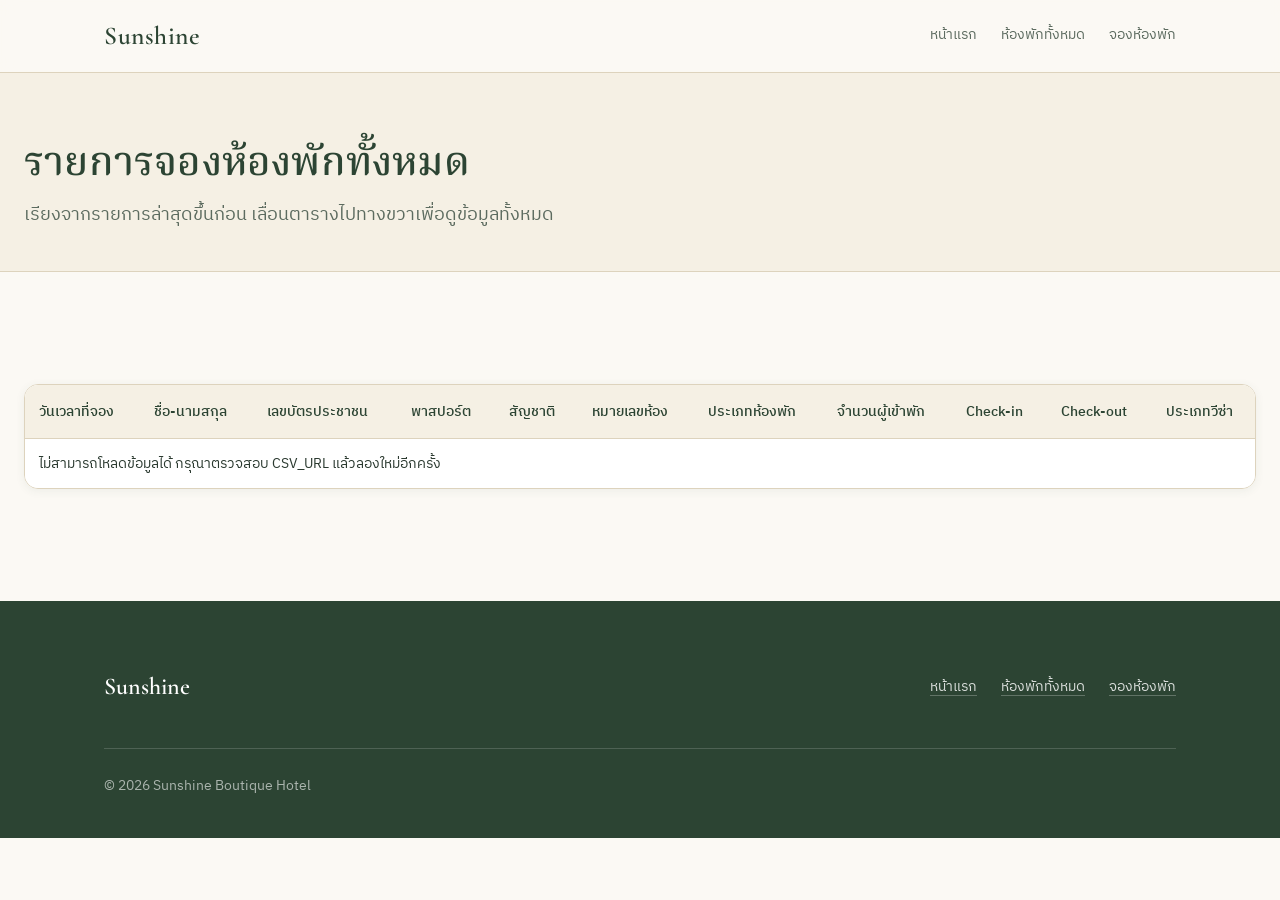
<file: admin.html>
<!DOCTYPE html>
<html lang="th">
<head>
  <meta charset="UTF-8">
  <meta name="viewport" content="width=device-width, initial-scale=1">
  <meta name="robots" content="noindex">
  <title>รายการจองห้องพักทั้งหมด — Sunshine Boutique Hotel</title>
  <link rel="stylesheet" href="style.css">
</head>
<body>

  <header class="nav">
    <div class="container nav__inner">
      <a class="nav__brand" href="index.html">Sunshine</a>
      <button class="nav__toggle" type="button" aria-label="เปิดเมนู" aria-expanded="false" aria-controls="nav-links">
        <svg viewBox="0 0 24 24" fill="none" stroke="currentColor" stroke-width="1.6" stroke-linecap="round" aria-hidden="true"><path d="M4 7h16M4 12h16M4 17h16"/></svg>
      </button>
      <ul class="nav__links" id="nav-links">
        <li><a href="index.html">หน้าแรก</a></li>
        <li><a href="rooms.html">ห้องพักทั้งหมด</a></li>
        <li><a href="order.html">จองห้องพัก</a></li>
      </ul>
    </div>
  </header>

  <main>
    <section class="page-header">
      <div class="container container--wide">
        <h1>รายการจองห้องพักทั้งหมด</h1>
        <p>เรียงจากรายการล่าสุดขึ้นก่อน เลื่อนตารางไปทางขวาเพื่อดูข้อมูลทั้งหมด</p>
      </div>
    </section>

    <section class="section">
      <div class="container container--wide">
        <div class="table-wrap">
          <table class="data-table" id="ordersTable">
            <thead>
              <tr>
                <th scope="col">วันเวลาที่จอง</th>
                <th scope="col">ชื่อ-นามสกุล</th>
                <th scope="col">เลขบัตรประชาชน</th>
                <th scope="col">พาสปอร์ต</th>
                <th scope="col">สัญชาติ</th>
                <th scope="col">หมายเลขห้อง</th>
                <th scope="col">ประเภทห้องพัก</th>
                <th scope="col">จำนวนผู้เข้าพัก</th>
                <th scope="col">Check-in</th>
                <th scope="col">Check-out</th>
                <th scope="col">ประเภทวีซ่า</th>
                <th scope="col">การชำระเงิน</th>
                <th scope="col">อีเมล</th>
                <th scope="col">เบอร์โทร</th>
              </tr>
            </thead>
            <tbody></tbody>
          </table>
        </div>
      </div>
    </section>
  </main>

  <footer class="footer">
    <div class="container">
      <div class="footer__inner">
        <span class="footer__brand">Sunshine</span>
        <ul class="footer__links">
          <li><a href="index.html">หน้าแรก</a></li>
          <li><a href="rooms.html">ห้องพักทั้งหมด</a></li>
          <li><a href="order.html">จองห้องพัก</a></li>
        </ul>
      </div>
      <div class="footer__bottom">© 2026 Sunshine Boutique Hotel</div>
    </div>
  </footer>

  <script src="script.js"></script>
</body>
</html>
</file>
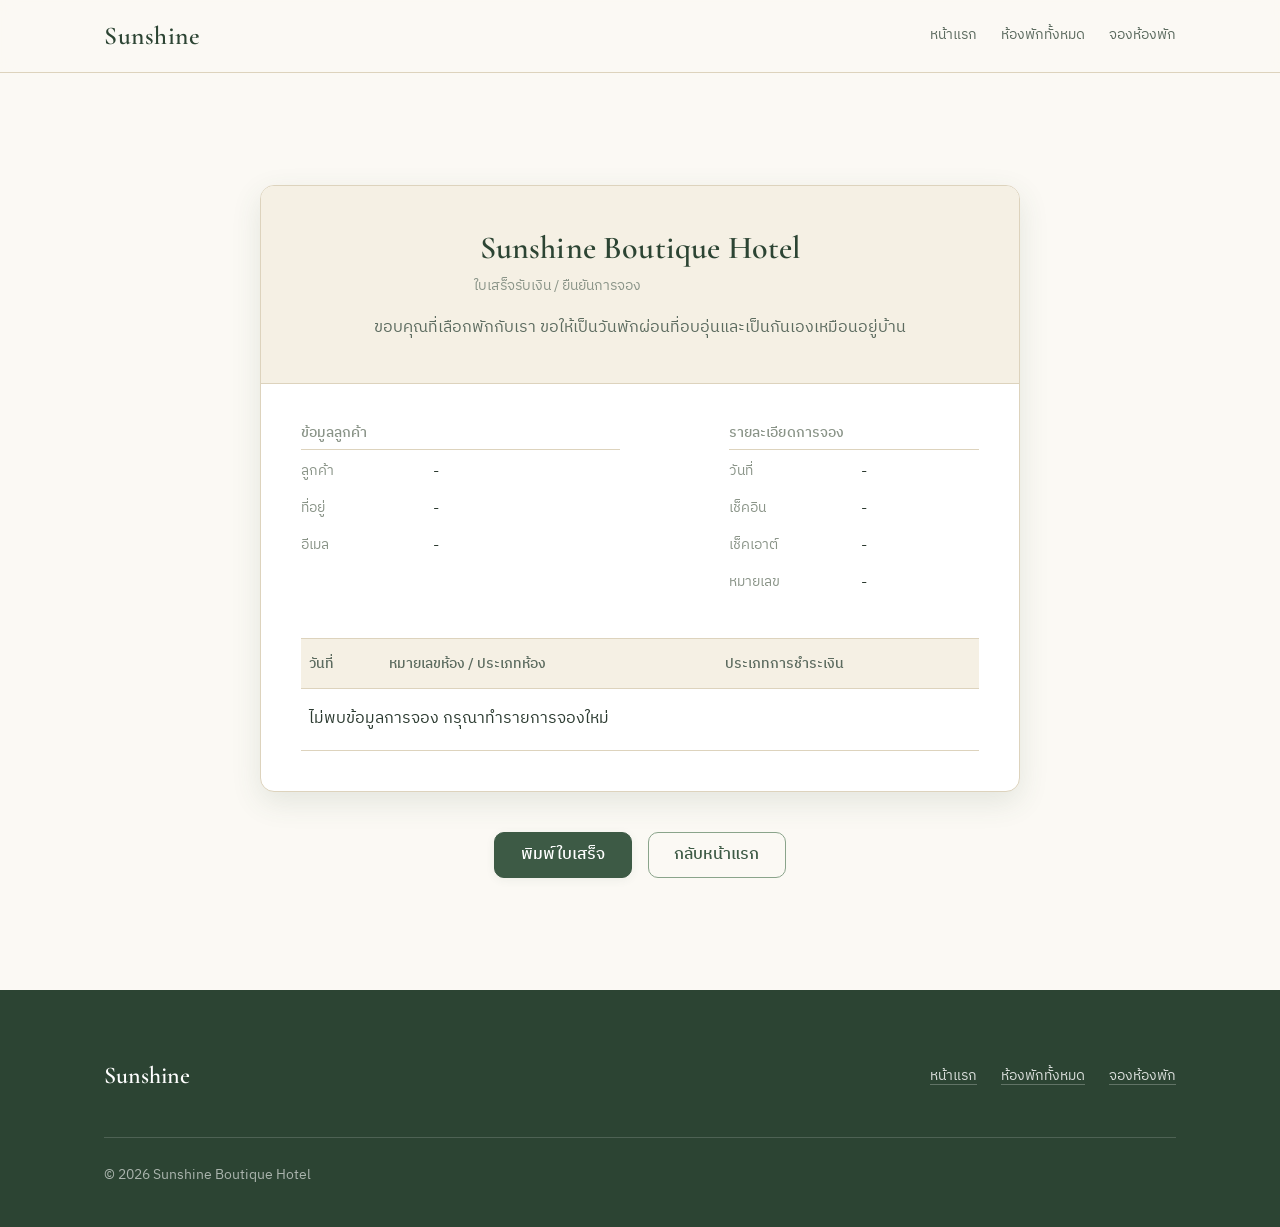
<file: bill.html>
<!DOCTYPE html>
<html lang="th">
<head>
  <meta charset="UTF-8">
  <meta name="viewport" content="width=device-width, initial-scale=1">
  <title>ใบเสร็จรับเงิน — Sunshine Boutique Hotel</title>
  <link rel="stylesheet" href="style.css">
</head>
<body>

  <header class="nav">
    <div class="container nav__inner">
      <a class="nav__brand" href="index.html">Sunshine</a>
      <button class="nav__toggle" type="button" aria-label="เปิดเมนู" aria-expanded="false" aria-controls="nav-links">
        <svg viewBox="0 0 24 24" fill="none" stroke="currentColor" stroke-width="1.6" stroke-linecap="round" aria-hidden="true"><path d="M4 7h16M4 12h16M4 17h16"/></svg>
      </button>
      <ul class="nav__links" id="nav-links">
        <li><a href="index.html">หน้าแรก</a></li>
        <li><a href="rooms.html">ห้องพักทั้งหมด</a></li>
        <li><a href="order.html">จองห้องพัก</a></li>
      </ul>
    </div>
  </header>

  <main class="section">
    <div class="container">

      <article class="receipt">
        <header class="receipt__head">
          <h1 class="receipt__brand">Sunshine Boutique Hotel</h1>
          <p class="receipt__title">ใบเสร็จรับเงิน / ยืนยันการจอง</p>
          <p class="receipt__thanks">ขอบคุณที่เลือกพักกับเรา ขอให้เป็นวันพักผ่อนที่อบอุ่นและเป็นกันเองเหมือนอยู่บ้าน</p>
        </header>

        <div class="receipt__body">
          <div class="receipt__info">
            <!-- ซ้ายบน: ข้อมูลลูกค้า -->
            <section class="receipt__customer">
              <h2 class="receipt__heading">ข้อมูลลูกค้า</h2>
              <dl class="info-list">
                <div><dt>ลูกค้า</dt><dd id="bill-fullName">-</dd></div>
                <div><dt>ที่อยู่</dt><dd id="bill-address">-</dd></div>
                <div><dt>อีเมล</dt><dd id="bill-email">-</dd></div>
              </dl>
            </section>

            <!-- ขวาล่าง: รายละเอียดการจอง -->
            <section class="receipt__details">
              <h2 class="receipt__heading">รายละเอียดการจอง</h2>
              <dl class="info-list">
                <div><dt>วันที่</dt><dd id="bill-date">-</dd></div>
                <div><dt>เช็คอิน</dt><dd id="bill-checkIn">-</dd></div>
                <div><dt>เช็คเอาต์</dt><dd id="bill-checkOut">-</dd></div>
                <div><dt>หมายเลข</dt><dd id="bill-bookingId">-</dd></div>
              </dl>
            </section>
          </div>

          <table class="receipt__table" id="bill-items">
            <thead>
              <tr>
                <th scope="col">วันที่</th>
                <th scope="col">หมายเลขห้อง / ประเภทห้อง</th>
                <th scope="col">ประเภทการชำระเงิน</th>
              </tr>
            </thead>
            <tbody></tbody>
          </table>
        </div>
      </article>

      <div class="receipt__actions">
        <button class="btn" type="button" onclick="window.print()">พิมพ์ใบเสร็จ</button>
        <a class="btn btn--ghost" href="index.html">กลับหน้าแรก</a>
      </div>

    </div>
  </main>

  <footer class="footer">
    <div class="container">
      <div class="footer__inner">
        <span class="footer__brand">Sunshine</span>
        <ul class="footer__links">
          <li><a href="index.html">หน้าแรก</a></li>
          <li><a href="rooms.html">ห้องพักทั้งหมด</a></li>
          <li><a href="order.html">จองห้องพัก</a></li>
        </ul>
      </div>
      <div class="footer__bottom">© 2026 Sunshine Boutique Hotel</div>
    </div>
  </footer>

  <script src="script.js"></script>
</body>
</html>
</file>
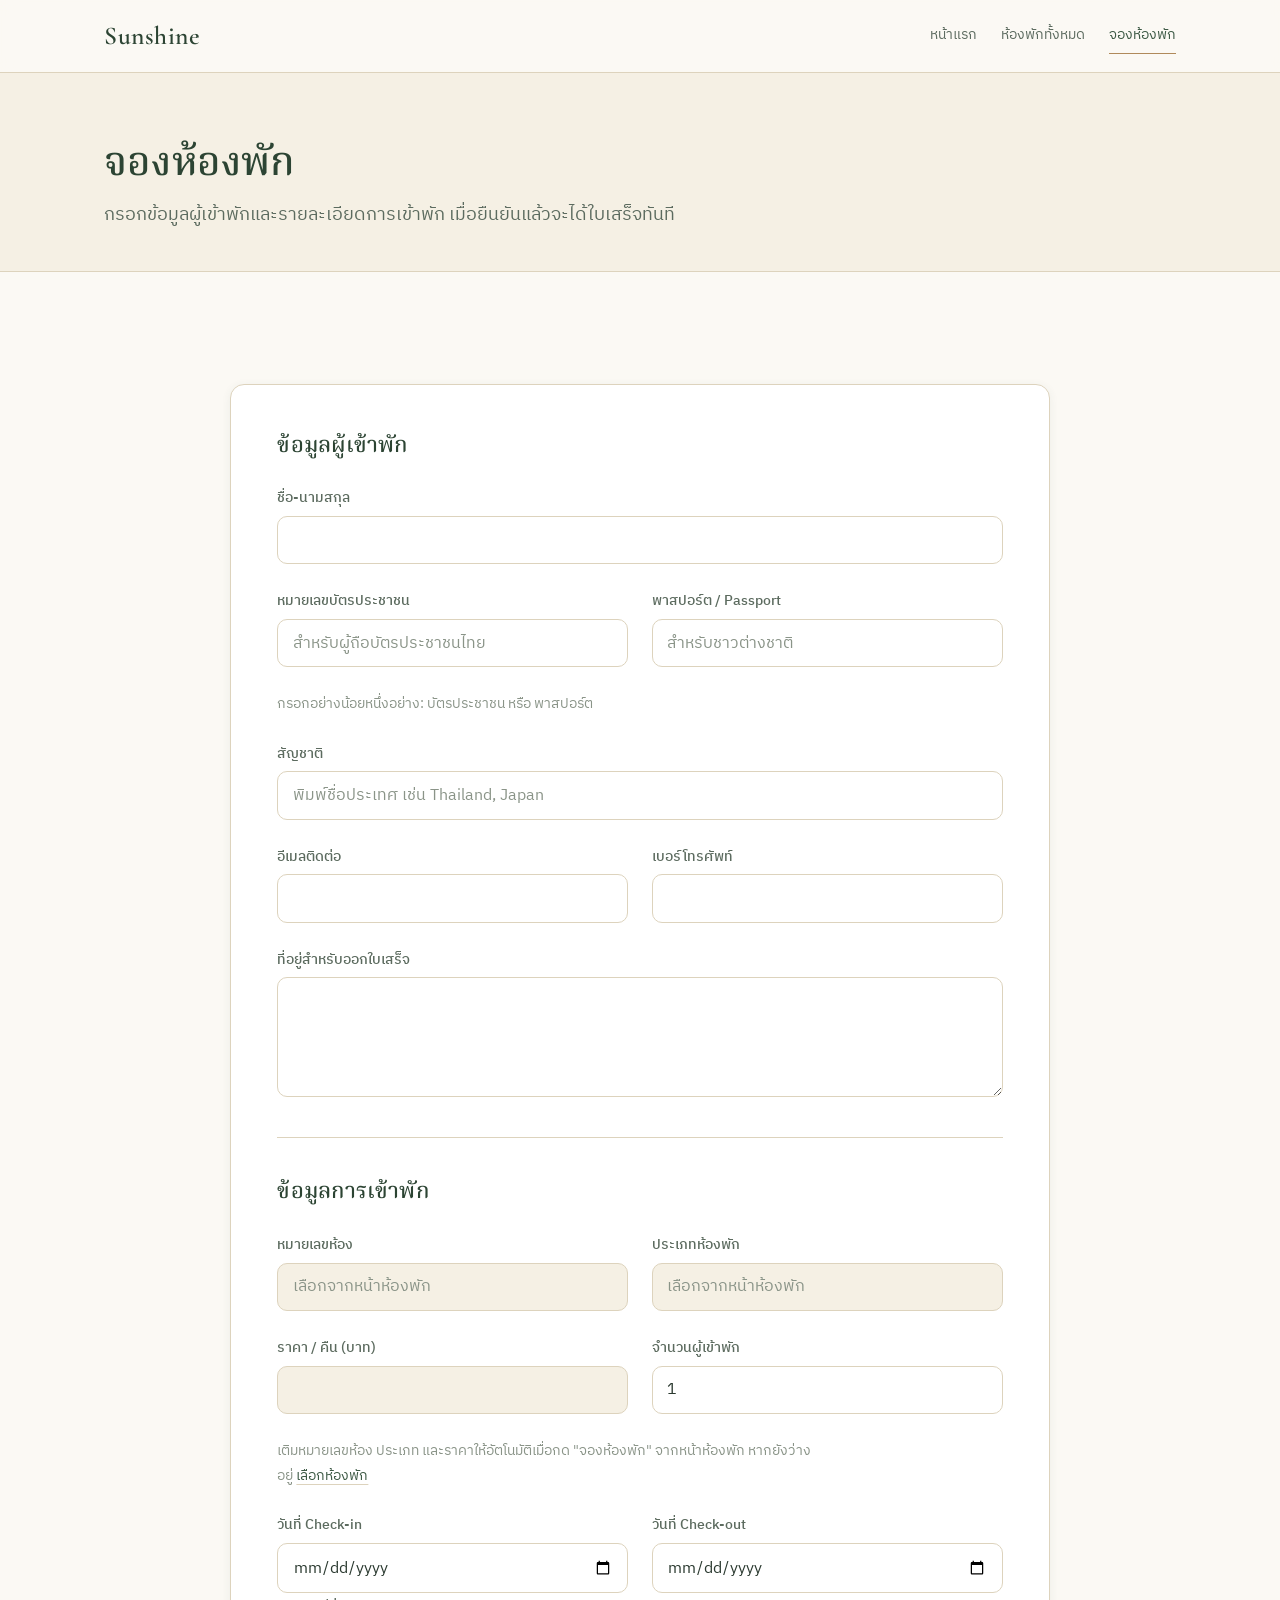
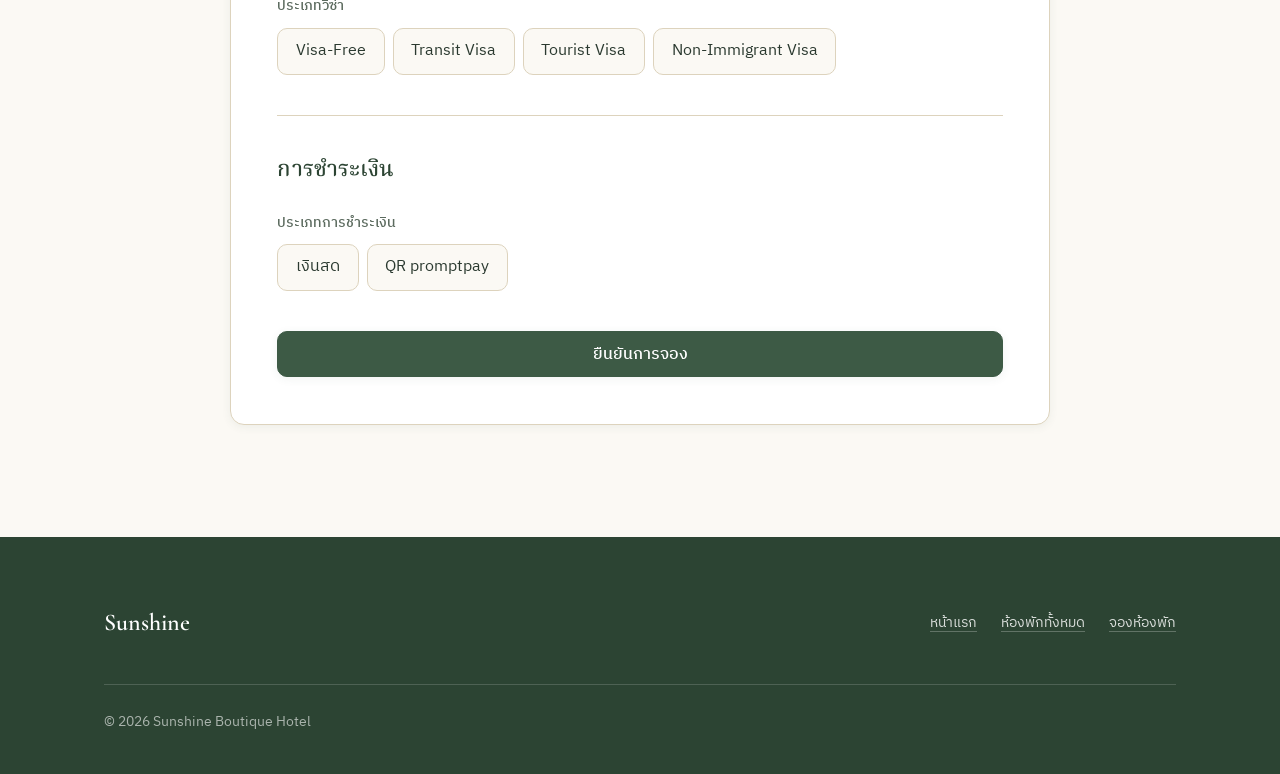
<file: order.html>
<!DOCTYPE html>
<html lang="th">
<head>
  <meta charset="UTF-8">
  <meta name="viewport" content="width=device-width, initial-scale=1">
  <title>จองห้องพัก — Sunshine Boutique Hotel</title>
  <link rel="stylesheet" href="style.css">
</head>
<body>

  <header class="nav">
    <div class="container nav__inner">
      <a class="nav__brand" href="index.html">Sunshine</a>
      <button class="nav__toggle" type="button" aria-label="เปิดเมนู" aria-expanded="false" aria-controls="nav-links">
        <svg viewBox="0 0 24 24" fill="none" stroke="currentColor" stroke-width="1.6" stroke-linecap="round" aria-hidden="true"><path d="M4 7h16M4 12h16M4 17h16"/></svg>
      </button>
      <ul class="nav__links" id="nav-links">
        <li><a href="index.html">หน้าแรก</a></li>
        <li><a href="rooms.html">ห้องพักทั้งหมด</a></li>
        <li><a href="order.html" aria-current="page">จองห้องพัก</a></li>
      </ul>
    </div>
  </header>

  <main>
    <section class="page-header">
      <div class="container">
        <h1>จองห้องพัก</h1>
        <p>กรอกข้อมูลผู้เข้าพักและรายละเอียดการเข้าพัก เมื่อยืนยันแล้วจะได้ใบเสร็จทันที</p>
      </div>
    </section>

    <section class="section">
      <div class="container">
        <form id="orderForm" class="form-card" autocomplete="on">

          <!-- 1) ข้อมูลผู้เข้าพัก -->
          <div class="form-section">
            <h2 class="form-section__title">ข้อมูลผู้เข้าพัก</h2>
            <div class="form-grid">
              <div class="field field--full">
                <label for="fullName">ชื่อ-นามสกุล</label>
                <input class="input" type="text" id="fullName" name="fullName" required autocomplete="name">
              </div>

              <div class="field">
                <label for="ThaiNationIDCard">หมายเลขบัตรประชาชน</label>
                <input class="input" type="text" id="ThaiNationIDCard" name="ThaiNationIDCard" inputmode="numeric" maxlength="13" pattern="\d{13}" title="ตัวเลข 13 หลัก" placeholder="สำหรับผู้ถือบัตรประชาชนไทย">
              </div>

              <div class="field">
                <label for="passport">พาสปอร์ต / Passport</label>
                <input class="input" type="text" id="passport" name="passport" placeholder="สำหรับชาวต่างชาติ">
              </div>

              <p class="form-hint field--full">กรอกอย่างน้อยหนึ่งอย่าง: บัตรประชาชน หรือ พาสปอร์ต</p>

              <div class="field field--full">
                <label for="nation">สัญชาติ</label>
                <input class="input" type="text" id="nation" name="nation" list="nationList" placeholder="พิมพ์ชื่อประเทศ เช่น Thailand, Japan" required>
                <datalist id="nationList"></datalist>
              </div>

              <div class="field">
                <label for="email">อีเมลติดต่อ</label>
                <input class="input" type="email" id="email" name="email" required autocomplete="email">
              </div>

              <div class="field">
                <label for="phone">เบอร์โทรศัพท์</label>
                <input class="input" type="tel" id="phone" name="phone" required autocomplete="tel">
              </div>

              <div class="field field--full">
                <label for="address">ที่อยู่สำหรับออกใบเสร็จ</label>
                <textarea class="textarea" id="address" name="address" required autocomplete="street-address"></textarea>
              </div>
            </div>
          </div>

          <!-- 2) ข้อมูลการเข้าพัก -->
          <div class="form-section">
            <h2 class="form-section__title">ข้อมูลการเข้าพัก</h2>
            <div class="form-grid">
              <div class="field">
                <label for="roomNumber">หมายเลขห้อง</label>
                <input class="input" type="text" id="roomNumber" name="roomNumber" readonly placeholder="เลือกจากหน้าห้องพัก">
              </div>

              <div class="field">
                <label for="roomType">ประเภทห้องพัก</label>
                <input class="input" type="text" id="roomType" name="roomType" readonly placeholder="เลือกจากหน้าห้องพัก">
              </div>

              <div class="field">
                <label for="price">ราคา / คืน (บาท)</label>
                <input class="input" type="text" id="price" name="price" readonly>
              </div>

              <div class="field">
                <label for="guests">จำนวนผู้เข้าพัก</label>
                <input class="input" type="number" id="guests" name="guests" min="1" max="4" value="1" required>
              </div>

              <p class="form-hint field--full">เติมหมายเลขห้อง ประเภท และราคาให้อัตโนมัติเมื่อกด "จองห้องพัก" จากหน้าห้องพัก หากยังว่างอยู่ <a href="rooms.html">เลือกห้องพัก</a></p>

              <div class="field">
                <label for="checkIn">วันที่ Check-in</label>
                <input class="input" type="date" id="checkIn" name="checkIn" required>
              </div>

              <div class="field">
                <label for="checkOut">วันที่ Check-out</label>
                <input class="input" type="date" id="checkOut" name="checkOut" required>
              </div>
            </div>

            <fieldset class="choice-group form-hint--spaced">
              <legend>ประเภทวีซ่า</legend>
              <div class="choice-list">
                <label class="choice"><input type="radio" name="visaType" value="Visa-Free" required><span>Visa-Free</span></label>
                <label class="choice"><input type="radio" name="visaType" value="Transit Visa"><span>Transit Visa</span></label>
                <label class="choice"><input type="radio" name="visaType" value="Tourist Visa"><span>Tourist Visa</span></label>
                <label class="choice"><input type="radio" name="visaType" value="Non-Immigrant Visa"><span>Non-Immigrant Visa</span></label>
              </div>
            </fieldset>
          </div>

          <!-- 3) การชำระเงิน -->
          <div class="form-section">
            <h2 class="form-section__title">การชำระเงิน</h2>
            <fieldset class="choice-group">
              <legend>ประเภทการชำระเงิน</legend>
              <div class="choice-list">
                <label class="choice"><input type="radio" name="paymentMethod" value="เงินสด" required><span>เงินสด</span></label>
                <label class="choice"><input type="radio" name="paymentMethod" value="QR promptpay"><span>QR promptpay</span></label>
              </div>
            </fieldset>

            <div class="form-actions">
              <button class="btn btn--block" type="submit">ยืนยันการจอง</button>
            </div>
          </div>

        </form>
      </div>
    </section>
  </main>

  <footer class="footer">
    <div class="container">
      <div class="footer__inner">
        <span class="footer__brand">Sunshine</span>
        <ul class="footer__links">
          <li><a href="index.html">หน้าแรก</a></li>
          <li><a href="rooms.html">ห้องพักทั้งหมด</a></li>
          <li><a href="order.html">จองห้องพัก</a></li>
        </ul>
      </div>
      <div class="footer__bottom">© 2026 Sunshine Boutique Hotel</div>
    </div>
  </footer>

  <script src="script.js"></script>
</body>
</html>
</file>
<file: style.css>
/* ==========================================================================
   Boutique Hotel — Modern Tropical / Nature Boutique
   style.css (ธีมกลางสำหรับทุกหน้า)
   ========================================================================== */

@import url("https://fonts.googleapis.com/css2?family=IBM+Plex+Sans+Thai:wght@300;400;500;600&family=Noto+Serif+Thai:wght@400;500;600&family=Cormorant+Garamond:wght@500;600&display=swap");

/* ---------- 1. Design tokens ---------- */
:root {
  /* พื้นหลัง: ขาวนวล – ครีมอบอุ่น – เบจไม้ */
  --c-paper: #fbf9f4;
  --c-cream: #f5f0e4;
  --c-beige: #e9e0cc;
  --c-line: #ddd3bd;

  /* ตัวอักษร */
  --c-ink: #2b3a30;
  --c-ink-soft: #5c6b5f;
  --c-ink-faint: #8a9488;

  /* สีเน้นหลัก: เขียว Sage / Forest และไม้โอ๊ค */
  --c-sage: #8aa48b;
  --c-forest: #3d5a45;
  --c-forest-dark: #2c4433;
  --c-oak: #b08a5b;
  --c-oak-dark: #8c6a40;

  /* สีแยกประเภทห้อง (ใช้เป็นจุดเล็กๆ เท่านั้น) */
  --t-standard: #8fb58c;   /* เขียวใบไม้อ่อน */
  --t-suite: #a9764a;      /* น้ำตาลไม้ เอิร์ธโทนอุ่น */
  --t-deluxe: #1f6b57;     /* เขียวมรกตเข้ม */
  --t-deluxe-gold: #b89a5e;/* ทองหม่น */

  /* สถานะ */
  --c-booked: #c9c2b2;

  /* ฟอนต์ */
  --f-body: "IBM Plex Sans Thai", "Sarabun", "Prompt", system-ui, sans-serif;
  --f-display: "Cormorant Garamond", "Noto Serif Thai", Georgia, serif;
  --f-display-th: "Noto Serif Thai", "Cormorant Garamond", Georgia, serif;

  /* ขนาดตัวอักษร */
  --fs-sm: 0.875rem;
  --fs-base: 1rem;
  --fs-md: 1.125rem;
  --fs-lg: 1.375rem;
  --fs-xl: clamp(1.75rem, 1.3rem + 1.6vw, 2.5rem);
  --fs-2xl: clamp(2.25rem, 1.5rem + 3.2vw, 4rem);

  /* ระยะห่างแบบโปร่งโล่ง */
  --sp-1: 0.5rem;
  --sp-2: 1rem;
  --sp-3: 1.5rem;
  --sp-4: 2.5rem;
  --sp-5: 4rem;
  --sp-6: 6rem;
  --section-y: clamp(4rem, 3rem + 5vw, 8rem);

  /* ขอบโค้งมนเล็กน้อย + เงาอ่อน */
  --r-sm: 6px;
  --r-md: 10px;
  --r-lg: 14px;
  --shadow-soft: 0 2px 10px rgba(61, 90, 69, 0.07);
  --shadow-lift: 0 10px 30px rgba(61, 90, 69, 0.12);

  --container: 1120px;
  --ease: cubic-bezier(0.22, 0.61, 0.36, 1);
}

/* ---------- 2. Reset & base ---------- */
*,
*::before,
*::after { box-sizing: border-box; }

html { scroll-behavior: smooth; -webkit-text-size-adjust: 100%; }

body {
  margin: 0;
  font-family: var(--f-body);
  font-size: var(--fs-base);
  font-weight: 400;
  line-height: 1.8;           /* ไทยต้องการ line-height สูงกว่าอังกฤษ */
  color: var(--c-ink);
  background: var(--c-paper);
  -webkit-font-smoothing: antialiased;
}

img, svg { display: block; max-width: 100%; height: auto; }

h1, h2, h3, h4 {
  font-family: var(--f-display-th);
  font-weight: 500;
  line-height: 1.35;
  color: var(--c-forest-dark);
  margin: 0 0 var(--sp-2);
  letter-spacing: 0.005em;
}
h1 { font-size: var(--fs-2xl); }
h2 { font-size: var(--fs-xl); }
h3 { font-size: var(--fs-lg); }

p { margin: 0 0 var(--sp-2); max-width: 68ch; }

a {
  color: var(--c-forest);
  text-decoration-color: var(--c-line);
  text-underline-offset: 0.25em;
  transition: color 0.2s var(--ease), text-decoration-color 0.2s var(--ease);
}
a:hover { color: var(--c-oak-dark); text-decoration-color: currentColor; }

:focus-visible {
  outline: 2px solid var(--c-forest);
  outline-offset: 3px;
  border-radius: var(--r-sm);
}

::selection { background: var(--c-sage); color: #fff; }

/* ---------- 3. Layout ---------- */
.container {
  width: 100%;
  max-width: var(--container);
  margin-inline: auto;
  padding-inline: var(--sp-3);
}

.section { padding-block: var(--section-y); }
.section--cream { background: var(--c-cream); }
.section--beige { background: var(--c-beige); }

.section__head {
  max-width: 640px;
  margin-bottom: var(--sp-5);
}
.section__head--center { margin-inline: auto; text-align: center; }
.section__head--center p { margin-inline: auto; }
.section__lead { color: var(--c-ink-soft); font-size: var(--fs-md); }

.grid { display: grid; gap: var(--sp-4); }
.grid--2 { grid-template-columns: repeat(2, 1fr); }
.grid--3 { grid-template-columns: repeat(3, 1fr); }
.grid--auto { grid-template-columns: repeat(auto-fill, minmax(280px, 1fr)); }

.stack > * + * { margin-top: var(--sp-2); }

/* เส้นคั่นบางๆ สีนุ่ม */
.divider {
  border: 0;
  height: 1px;
  background: var(--c-line);
  margin-block: var(--sp-4);
}

/* ---------- 4. Navigation ---------- */
.nav {
  position: sticky;
  top: 0;
  z-index: 50;
  background: rgba(251, 249, 244, 0.92);
  backdrop-filter: blur(8px);
  border-bottom: 1px solid var(--c-line);
}
.nav__inner {
  display: flex;
  align-items: center;
  justify-content: space-between;
  gap: var(--sp-3);
  min-height: 72px;
}
.nav__brand {
  font-family: var(--f-display);
  font-size: 1.6rem;
  font-weight: 600;
  letter-spacing: 0.02em;
  color: var(--c-forest-dark);
  text-decoration: none;
}
.nav__links {
  display: flex;
  align-items: center;
  gap: var(--sp-3);
  list-style: none;
  margin: 0;
  padding: 0;
}
.nav__links a {
  color: var(--c-ink-soft);
  text-decoration: none;
  font-size: var(--fs-sm);
  padding-block: 0.4rem;
  border-bottom: 1px solid transparent;
}
.nav__links a:hover,
.nav__links a[aria-current="page"] {
  color: var(--c-forest);
  border-bottom-color: var(--c-oak);
}
.nav__toggle { display: none; }

/* ---------- 5. Buttons ---------- */
.btn {
  display: inline-flex;
  align-items: center;
  justify-content: center;
  gap: 0.5rem;
  min-height: 46px;
  padding: 0.65rem 1.6rem;
  font-family: var(--f-body);
  font-size: var(--fs-base);
  font-weight: 500;
  line-height: 1.2;
  color: #fff;
  background: var(--c-forest);
  border: 1px solid var(--c-forest);
  border-radius: var(--r-md);
  box-shadow: var(--shadow-soft);
  text-decoration: none;
  cursor: pointer;
  transition: background 0.2s var(--ease), border-color 0.2s var(--ease),
              box-shadow 0.2s var(--ease), color 0.2s var(--ease);
}
.btn:hover {
  background: var(--c-forest-dark);
  border-color: var(--c-forest-dark);
  color: #fff;
  box-shadow: var(--shadow-lift);
}
.btn:active { transform: translateY(1px); }

.btn--ghost {
  color: var(--c-forest);
  background: transparent;
  border-color: var(--c-sage);
  box-shadow: none;
}
.btn--ghost:hover { color: var(--c-forest-dark); background: var(--c-cream); border-color: var(--c-forest); box-shadow: none; }

.btn--oak { background: var(--c-oak); border-color: var(--c-oak); }
.btn--oak:hover { background: var(--c-oak-dark); border-color: var(--c-oak-dark); }

.btn--block { width: 100%; }
.btn[disabled],
.btn[aria-disabled="true"] {
  opacity: 0.5;
  cursor: not-allowed;
  box-shadow: none;
  pointer-events: none;
}

/* ---------- 6. Hero ---------- */
.hero {
  position: relative;
  display: grid;
  align-items: end;
  min-height: min(86vh, 760px);
  padding-block: var(--sp-6) var(--sp-5);
  color: #fff;
  background:
    linear-gradient(180deg, rgba(31, 48, 37, 0.15) 0%, rgba(31, 48, 37, 0.7) 100%),
    var(--hero-image, none) center / cover no-repeat,
    var(--c-forest);
}
.hero h1 { color: #fff; max-width: 14ch; }
.hero p { color: rgba(255, 255, 255, 0.88); font-size: var(--fs-md); max-width: 46ch; }
.hero__actions { display: flex; flex-wrap: wrap; gap: var(--sp-2); margin-top: var(--sp-3); }
.hero .btn--ghost { color: #fff; border-color: rgba(255, 255, 255, 0.6); }
.hero .btn--ghost:hover { background: rgba(255, 255, 255, 0.14); border-color: #fff; color: #fff; }

/* ---------- 7. Tags / ป้ายประเภทห้อง ---------- */
/* ตัว Tag ใช้สีแค่ "จุดเล็กๆ" นำหน้าข้อความ ไม่ทาพื้นหลังเต็ม */
.tag {
  --tag-color: var(--c-sage);
  display: inline-flex;
  align-items: center;
  gap: 0.5rem;
  padding: 0.15rem 0.8rem 0.15rem 0.65rem;
  font-size: var(--fs-sm);
  font-weight: 500;
  line-height: 1.6;
  color: var(--c-ink-soft);
  background: var(--c-paper);
  border: 1px solid var(--c-line);
  border-radius: 999px;
}
.tag::before {
  content: "";
  width: 8px;
  height: 8px;
  border-radius: 50%;
  background: var(--tag-color);
  flex: none;
}

/* ตัวแปรสีตามประเภท — ใช้ data-type="standard|suite|deluxe" บน element ใดก็ได้ */
[data-type="standard"] { --type-color: var(--t-standard); --type-accent: var(--t-standard); }
[data-type="suite"]    { --type-color: var(--t-suite);    --type-accent: var(--t-suite); }
[data-type="deluxe"]   { --type-color: var(--t-deluxe);   --type-accent: var(--t-deluxe-gold); }

[data-type] .tag { --tag-color: var(--type-color); }
.tag--deluxe-gold::after { /* ประกายทองหม่นเล็กๆ สำหรับ Deluxe */
  content: "";
  width: 5px; height: 5px;
  border-radius: 50%;
  background: var(--t-deluxe-gold);
}
[data-type="deluxe"] .tag::after {
  content: "";
  width: 5px; height: 5px;
  border-radius: 50%;
  background: var(--t-deluxe-gold);
}

/* ---------- 8. Room card ---------- */
.room-card {
  display: flex;
  flex-direction: column;
  overflow: hidden;
  background: #fff;
  border: 1px solid var(--c-line);
  border-radius: var(--r-lg);
  box-shadow: var(--shadow-soft);
  transition: box-shadow 0.25s var(--ease), border-color 0.25s var(--ease);
}
.room-card:hover { box-shadow: var(--shadow-lift); border-color: var(--c-sage); }

.room-card__media {
  position: relative;
  aspect-ratio: 4 / 3;
  background: var(--c-beige);
  overflow: hidden;
}
.room-card__media img { width: 100%; height: 100%; object-fit: cover; }

.room-card__body {
  display: flex;
  flex-direction: column;
  flex: 1;
  padding: var(--sp-3);
}
.room-card__meta {
  display: flex;
  align-items: center;
  justify-content: space-between;
  gap: var(--sp-1);
  margin-bottom: var(--sp-2);
}
.room-card__number {
  font-family: var(--f-display);
  font-size: 1.5rem;
  font-weight: 600;
  color: var(--c-forest-dark);
}
.room-card__title { font-size: var(--fs-lg); margin-bottom: 0.25rem; }
.room-card__desc {
  color: var(--c-ink-soft);
  font-size: var(--fs-sm);
  line-height: 1.8;
}
.room-card__info {
  display: flex;
  flex-wrap: wrap;
  gap: var(--sp-1) var(--sp-3);
  margin: var(--sp-2) 0;
  padding: 0;
  list-style: none;
  font-size: var(--fs-sm);
  color: var(--c-ink-soft);
}
/* เส้นคั่นสีตามประเภทห้อง — บางๆ สั้นๆ ไม่ใช่พื้นหลัง */
.room-card__rule {
  width: 36px;
  height: 2px;
  margin: var(--sp-2) 0;
  background: var(--type-accent, var(--c-sage));
  border: 0;
  border-radius: 2px;
}
.room-card__footer {
  display: flex;
  align-items: flex-end;
  justify-content: space-between;
  gap: var(--sp-2);
  margin-top: auto;
  padding-top: var(--sp-2);
  border-top: 1px solid var(--c-line);
}

/* ราคา */
.price {
  font-family: var(--f-display);
  font-size: 1.75rem;
  font-weight: 600;
  line-height: 1.1;
  color: var(--c-forest-dark);
}
.price small {
  font-family: var(--f-body);
  font-size: var(--fs-sm);
  font-weight: 400;
  color: var(--c-ink-faint);
}

/* ไอคอนเล็กๆ ที่ใช้สีประเภทห้อง */
.icon-dot {
  display: inline-block;
  width: 8px; height: 8px;
  margin-right: 0.45rem;
  border-radius: 50%;
  background: var(--type-color, var(--c-sage));
}

/* ---------- 9. Room picker (เลือกหมายเลขห้อง) ---------- */
.floor-group {
  padding: var(--sp-3);
  background: #fff;
  border: 1px solid var(--c-line);
  border-radius: var(--r-lg);
  box-shadow: var(--shadow-soft);
}
.floor-group + .floor-group { margin-top: var(--sp-3); }

.floor-group__head {
  display: flex;
  flex-wrap: wrap;
  align-items: baseline;
  justify-content: space-between;
  gap: var(--sp-1) var(--sp-2);
  margin-bottom: var(--sp-2);
  padding-bottom: var(--sp-2);
  border-bottom: 1px solid var(--type-accent, var(--c-line));
}
.floor-group__title { margin: 0; font-size: var(--fs-md); }
.floor-group__price { font-size: var(--fs-sm); color: var(--c-ink-soft); }

.room-grid {
  display: grid;
  grid-template-columns: repeat(auto-fill, minmax(78px, 1fr));
  gap: var(--sp-1);
}

/* ปุ่มหมายเลขห้อง: ใช้ <button class="room-chip" data-type="..."> */
.room-chip {
  position: relative;
  display: flex;
  flex-direction: column;
  align-items: center;
  justify-content: center;
  gap: 0.15rem;
  min-height: 64px;
  padding: 0.5rem;
  font-family: var(--f-body);
  font-size: var(--fs-base);
  font-weight: 500;
  color: var(--c-ink);
  background: var(--c-paper);
  border: 1px solid var(--c-line);
  border-radius: var(--r-md);
  cursor: pointer;
  transition: border-color 0.2s var(--ease), background 0.2s var(--ease),
              box-shadow 0.2s var(--ease), color 0.2s var(--ease);
}
.room-chip::before { /* จุดสีประเภทห้องมุมบนซ้าย */
  content: "";
  position: absolute;
  top: 8px; left: 8px;
  width: 7px; height: 7px;
  border-radius: 50%;
  background: var(--type-color, var(--c-sage));
}
.room-chip__label { font-size: 0.72rem; font-weight: 400; color: var(--c-ink-faint); }

/* ว่าง (ค่าเริ่มต้น / .is-available) */
.room-chip:hover,
.room-chip.is-available:hover {
  border-color: var(--type-color, var(--c-sage));
  background: #fff;
  box-shadow: var(--shadow-soft);
}

/* ถูกเลือก */
.room-chip.is-selected,
.room-chip[aria-pressed="true"] {
  color: #fff;
  background: var(--c-forest);
  border-color: var(--c-forest);
  box-shadow: var(--shadow-lift);
}
.room-chip.is-selected .room-chip__label,
.room-chip[aria-pressed="true"] .room-chip__label { color: rgba(255, 255, 255, 0.8); }
.room-chip.is-selected::before,
.room-chip[aria-pressed="true"]::before { background: var(--type-accent, #fff); box-shadow: 0 0 0 2px rgba(255, 255, 255, 0.5); }

/* ไม่ว่าง / ถูกจองแล้ว */
.room-chip.is-booked,
.room-chip:disabled {
  color: var(--c-ink-faint);
  background:
    repeating-linear-gradient(135deg, transparent 0 6px, rgba(0, 0, 0, 0.035) 6px 7px),
    var(--c-cream);
  border-style: dashed;
  border-color: var(--c-booked);
  box-shadow: none;
  cursor: not-allowed;
  text-decoration: line-through;
  text-decoration-color: var(--c-booked);
}
.room-chip.is-booked::before,
.room-chip:disabled::before { background: var(--c-booked); }

/* สถานะห้อง (ป้ายอธิบายสี / legend) */
.legend {
  display: flex;
  flex-wrap: wrap;
  gap: var(--sp-1) var(--sp-3);
  margin: 0 0 var(--sp-3);
  padding: 0;
  list-style: none;
  font-size: var(--fs-sm);
  color: var(--c-ink-soft);
}
.legend__swatch {
  display: inline-block;
  width: 14px; height: 14px;
  margin-right: 0.45rem;
  vertical-align: -2px;
  background: var(--c-paper);
  border: 1px solid var(--c-line);
  border-radius: 4px;
}
.legend__swatch--selected { background: var(--c-forest); border-color: var(--c-forest); }
.legend__swatch--booked { background: var(--c-cream); border-style: dashed; border-color: var(--c-booked); }

/* ป้ายสถานะ */
.status {
  display: inline-flex;
  align-items: center;
  gap: 0.4rem;
  font-size: var(--fs-sm);
  color: var(--c-ink-soft);
}
.status::before {
  content: "";
  width: 8px; height: 8px;
  border-radius: 50%;
  background: var(--c-sage);
}
.status--booked::before { background: var(--c-booked); }
.status--selected { color: var(--c-forest); font-weight: 500; }
.status--selected::before { background: var(--c-forest); }

/* สรุปห้องที่เลือก */
.selection-summary {
  display: flex;
  flex-wrap: wrap;
  align-items: center;
  justify-content: space-between;
  gap: var(--sp-2);
  margin-top: var(--sp-3);
  padding: var(--sp-3);
  background: var(--c-cream);
  border: 1px solid var(--c-line);
  border-left: 3px solid var(--c-oak);
  border-radius: var(--r-md);
}

/* ---------- 10. Filters (แท็บกรองชั้น/ประเภท) ---------- */
.filters { display: flex; flex-wrap: wrap; gap: var(--sp-1); margin-bottom: var(--sp-4); }
.filter {
  padding: 0.45rem 1.1rem;
  font-family: var(--f-body);
  font-size: var(--fs-sm);
  color: var(--c-ink-soft);
  background: transparent;
  border: 1px solid var(--c-line);
  border-radius: 999px;
  cursor: pointer;
  transition: all 0.2s var(--ease);
}
.filter:hover { border-color: var(--c-sage); color: var(--c-forest); }
.filter.is-active,
.filter[aria-pressed="true"] { color: #fff; background: var(--c-forest); border-color: var(--c-forest); }

/* ---------- 11. Forms ---------- */
.field { display: flex; flex-direction: column; gap: 0.35rem; }
.field label { font-size: var(--fs-sm); font-weight: 500; color: var(--c-ink-soft); }
.input,
.select,
.textarea {
  width: 100%;
  min-height: 46px;
  padding: 0.6rem 0.9rem;
  font-family: var(--f-body);
  font-size: var(--fs-base);
  color: var(--c-ink);
  background: #fff;
  border: 1px solid var(--c-line);
  border-radius: var(--r-md);
  transition: border-color 0.2s var(--ease), box-shadow 0.2s var(--ease);
}
.textarea { min-height: 120px; resize: vertical; }
.input::placeholder,
.textarea::placeholder { color: var(--c-ink-faint); }
.input:hover, .select:hover, .textarea:hover { border-color: var(--c-sage); }
.input:focus, .select:focus, .textarea:focus {
  outline: none;
  border-color: var(--c-forest);
  box-shadow: 0 0 0 3px rgba(138, 164, 139, 0.3);
}
.form-grid { display: grid; grid-template-columns: repeat(2, 1fr); gap: var(--sp-3); }
.form-grid .field--full { grid-column: 1 / -1; }

/* ---------- 12. Feature blocks ---------- */
.feature { padding-top: var(--sp-3); border-top: 1px solid var(--c-line); }
.feature h3 { font-size: var(--fs-md); }
.feature p { color: var(--c-ink-soft); font-size: var(--fs-sm); }

/* ---------- 13. Footer ---------- */
.footer {
  padding-block: var(--sp-5) var(--sp-4);
  color: rgba(255, 255, 255, 0.82);
  background: var(--c-forest-dark);
  font-size: var(--fs-sm);
}
.footer h3, .footer h4 { color: #fff; }
.footer a { color: rgba(255, 255, 255, 0.82); text-decoration-color: rgba(255, 255, 255, 0.25); }
.footer a:hover { color: #fff; text-decoration-color: currentColor; }
.footer__bottom {
  margin-top: var(--sp-4);
  padding-top: var(--sp-3);
  border-top: 1px solid rgba(255, 255, 255, 0.16);
  color: rgba(255, 255, 255, 0.6);
}

/* ---------- 14. Utilities ---------- */
.text-center { text-align: center; }
.text-soft { color: var(--c-ink-soft); }
.mt-0 { margin-top: 0; }
.mt-3 { margin-top: var(--sp-3); }
.mt-4 { margin-top: var(--sp-4); }
.visually-hidden {
  position: absolute !important;
  width: 1px; height: 1px;
  margin: -1px; padding: 0;
  overflow: hidden;
  clip: rect(0 0 0 0);
  white-space: nowrap;
  border: 0;
}

/* ---------- 15. Responsive ---------- */
@media (max-width: 960px) {
  .grid--3 { grid-template-columns: repeat(2, 1fr); }
}

@media (max-width: 720px) {
  :root { --sp-4: 2rem; --sp-5: 3rem; }

  .container { padding-inline: 1.25rem; }
  .grid--2,
  .grid--3,
  .form-grid { grid-template-columns: 1fr; }

  /* เมนูมือถือ: ใส่ class .is-open ที่ .nav__links ด้วย JS */
  .nav__toggle {
    display: inline-flex;
    align-items: center;
    justify-content: center;
    width: 44px; height: 44px;
    color: var(--c-forest);
    background: transparent;
    border: 1px solid var(--c-line);
    border-radius: var(--r-md);
    cursor: pointer;
  }
  .nav__links {
    display: none;
    position: absolute;
    top: 100%;
    left: 0; right: 0;
    flex-direction: column;
    align-items: stretch;
    gap: 0;
    padding: var(--sp-1) 1.25rem var(--sp-2);
    background: var(--c-paper);
    border-bottom: 1px solid var(--c-line);
    box-shadow: var(--shadow-soft);
  }
  .nav__links.is-open { display: flex; }
  .nav__links a { display: block; padding: 0.8rem 0; border-bottom: 1px solid var(--c-line); }

  .hero { min-height: 78vh; padding-block: var(--sp-5) var(--sp-4); }
  .hero__actions .btn { flex: 1 1 100%; }

  .room-grid { grid-template-columns: repeat(auto-fill, minmax(70px, 1fr)); }
  .room-card__footer { flex-direction: column; align-items: stretch; }
  .room-card__footer .btn { width: 100%; }
  .selection-summary { flex-direction: column; align-items: stretch; }
  .selection-summary .btn { width: 100%; }
}

@media (max-width: 380px) {
  .room-grid { grid-template-columns: repeat(3, 1fr); }
}

/* ---------- 16. Accessibility ---------- */
@media (prefers-reduced-motion: reduce) {
  html { scroll-behavior: auto; }
  *, *::before, *::after { transition-duration: 0.01ms !important; animation-duration: 0.01ms !important; }
}

/* ---------- 17. หน้า index / rooms ---------- */
.nav__toggle svg { width: 22px; height: 22px; }

/* Hero หน้าแรก: คำโปรยยาว จึงลดขนาดและขยายความกว้าง */
.hero--home h1 {
  max-width: 24em;
  font-size: clamp(1.7rem, 1.1rem + 2.5vw, 2.85rem);
  line-height: 1.55;
}

/* ชั้นของโรงแรม: เส้นบนบางๆ สีตามประเภทห้องประจำชั้น */
.floor-item {
  padding-top: var(--sp-3);
  border-top: 2px solid var(--type-accent, var(--c-sage));
}
.floor-item h3 { margin-bottom: var(--sp-1); }
.floor-item .tag { margin-bottom: var(--sp-2); }
.floor-item p { color: var(--c-ink-soft); font-size: var(--fs-sm); }

/* การ์ดประเภทห้อง (ทั้งใบเป็นลิงก์) */
a.room-card { color: inherit; text-decoration: none; }
a.room-card:hover { color: inherit; }
a.room-card:hover .btn--ghost { color: var(--c-forest-dark); background: var(--c-cream); border-color: var(--c-forest); }
.room-card .btn--ghost { pointer-events: none; }

/* หัวข้อหน้า rooms */
.page-header {
  padding-block: var(--sp-5) var(--sp-4);
  background: var(--c-cream);
  border-bottom: 1px solid var(--c-line);
}
.page-header h1 { font-size: var(--fs-xl); margin-bottom: var(--sp-1); }
.page-header p { margin-bottom: 0; color: var(--c-ink-soft); font-size: var(--fs-md); }

/* Footer */
.footer__inner { display: flex; flex-wrap: wrap; align-items: center; justify-content: space-between; gap: var(--sp-2) var(--sp-4); }
.footer__brand { font-family: var(--f-display); font-size: 1.5rem; font-weight: 600; color: #fff; }
.footer__links { display: flex; flex-wrap: wrap; gap: var(--sp-3); list-style: none; margin: 0; padding: 0; }

/* ---------- 18. ฟอร์มจอง / ใบเสร็จ / แอดมิน ---------- */
.container--wide { max-width: 1400px; }

/* ฟอร์มจอง */
.form-card {
  max-width: 820px;
  margin-inline: auto;
  padding: clamp(1.25rem, 0.5rem + 3vw, 3rem);
  background: #fff;
  border: 1px solid var(--c-line);
  border-radius: var(--r-lg);
  box-shadow: var(--shadow-soft);
}
.form-section + .form-section {
  margin-top: var(--sp-4);
  padding-top: var(--sp-4);
  border-top: 1px solid var(--c-line);
}
.form-section__title { font-size: var(--fs-lg); margin-bottom: var(--sp-3); }
.form-hint { margin: 0; font-size: var(--fs-sm); color: var(--c-ink-faint); }
.form-hint--spaced { margin-top: var(--sp-2); }
.input[readonly] { color: var(--c-ink-soft); background: var(--c-cream); cursor: default; }
.form-actions { margin-top: var(--sp-4); }

/* ตัวเลือก radio แบบปุ่มเม็ดยา */
.choice-group { min-width: 0; margin: 0; padding: 0; border: 0; }
.choice-group + .choice-group { margin-top: var(--sp-3); }
.choice-group legend {
  padding: 0;
  margin-bottom: 0.6rem;
  font-size: var(--fs-sm);
  font-weight: 500;
  color: var(--c-ink-soft);
}
.choice-list { display: flex; flex-wrap: wrap; gap: var(--sp-1); }
.choice { position: relative; }
.choice input {
  position: absolute;
  inset: 0;
  width: 100%;
  height: 100%;
  margin: 0;
  opacity: 0;
  cursor: pointer;
}
.choice span {
  display: inline-flex;
  align-items: center;
  min-height: 44px;
  padding: 0.5rem 1.1rem;
  font-size: var(--fs-base);
  background: var(--c-paper);
  border: 1px solid var(--c-line);
  border-radius: var(--r-md);
  transition: border-color 0.2s var(--ease), background 0.2s var(--ease), color 0.2s var(--ease);
}
.choice:hover span { border-color: var(--c-sage); }
.choice input:checked + span { color: #fff; background: var(--c-forest); border-color: var(--c-forest); }
.choice input:focus-visible + span { outline: 2px solid var(--c-forest); outline-offset: 3px; }

/* ใบเสร็จ */
.receipt {
  max-width: 760px;
  margin-inline: auto;
  overflow: hidden;
  background: #fff;
  border: 1px solid var(--c-line);
  border-radius: var(--r-lg);
  box-shadow: var(--shadow-lift);
}
.receipt__head {
  padding: var(--sp-4) var(--sp-3);
  text-align: center;
  background: var(--c-cream);
  border-bottom: 1px solid var(--c-line);
}
.receipt__brand {
  margin: 0;
  font-family: var(--f-display);
  font-size: 2rem;
  font-weight: 600;
  color: var(--c-forest-dark);
}
.receipt__title { margin: 0.25rem 0 0; font-size: var(--fs-sm); color: var(--c-ink-faint); }
.receipt__thanks { margin: var(--sp-2) auto 0; color: var(--c-ink-soft); }
.receipt__body { padding: var(--sp-4); }
.receipt__info {
  display: grid;
  grid-template-columns: 1fr 1fr;
  gap: var(--sp-4);
  margin-bottom: var(--sp-4);
}
.receipt__customer { align-self: start; }
.receipt__details { align-self: end; justify-self: end; min-width: 250px; }
.receipt__heading {
  margin: 0 0 var(--sp-1);
  padding-bottom: 0.4rem;
  font-family: var(--f-body);
  font-size: var(--fs-sm);
  font-weight: 500;
  color: var(--c-ink-faint);
  border-bottom: 1px solid var(--c-line);
}
.info-list { display: grid; gap: 0.5rem; margin: 0; }
.info-list > div { display: grid; grid-template-columns: 7.5rem 1fr; gap: 0.75rem; }
.info-list dt { color: var(--c-ink-faint); font-size: var(--fs-sm); }
.info-list dd { margin: 0; overflow-wrap: anywhere; }

.receipt__table { width: 100%; border-collapse: collapse; }
.receipt__table th {
  padding: 0.75rem 0.5rem;
  text-align: left;
  font-size: var(--fs-sm);
  font-weight: 500;
  color: var(--c-ink-soft);
  background: var(--c-cream);
  border-top: 1px solid var(--c-line);
  border-bottom: 1px solid var(--c-line);
}
.receipt__table td { padding: 1rem 0.5rem; vertical-align: top; border-bottom: 1px solid var(--c-line); }
.receipt__actions { display: flex; flex-wrap: wrap; justify-content: center; gap: var(--sp-2); margin-top: var(--sp-4); }

/* ตารางแอดมิน */
.table-wrap {
  overflow-x: auto;
  -webkit-overflow-scrolling: touch;
  background: #fff;
  border: 1px solid var(--c-line);
  border-radius: var(--r-lg);
  box-shadow: var(--shadow-soft);
}
.data-table { width: 100%; min-width: 1500px; border-collapse: collapse; font-size: var(--fs-sm); }
.data-table th {
  position: sticky;
  top: 0;
  padding: 0.85rem 0.9rem;
  text-align: left;
  font-weight: 500;
  white-space: nowrap;
  color: var(--c-forest-dark);
  background: var(--c-cream);
  border-bottom: 1px solid var(--c-line);
}
.data-table td { padding: 0.75rem 0.9rem; white-space: nowrap; border-bottom: 1px solid var(--c-line); }
.data-table tbody tr:hover { background: var(--c-paper); }
.data-table tbody tr:last-child td { border-bottom: 0; }

@media (max-width: 720px) {
  .receipt__body { padding: var(--sp-3); }
  .receipt__info { grid-template-columns: 1fr; gap: var(--sp-3); }
  .receipt__details { justify-self: stretch; min-width: 0; }
  .receipt__table th, .receipt__table td { padding-inline: 0.35rem; font-size: var(--fs-sm); }
  .receipt__actions .btn { flex: 1 1 100%; }
}

@media print {
  .nav, .footer, .receipt__actions { display: none !important; }
  body { background: #fff; }
  .section { padding: 0; }
  .receipt { border: 1px solid #999; box-shadow: none; }
  .receipt__head { background: #fff; }
}
</file>
